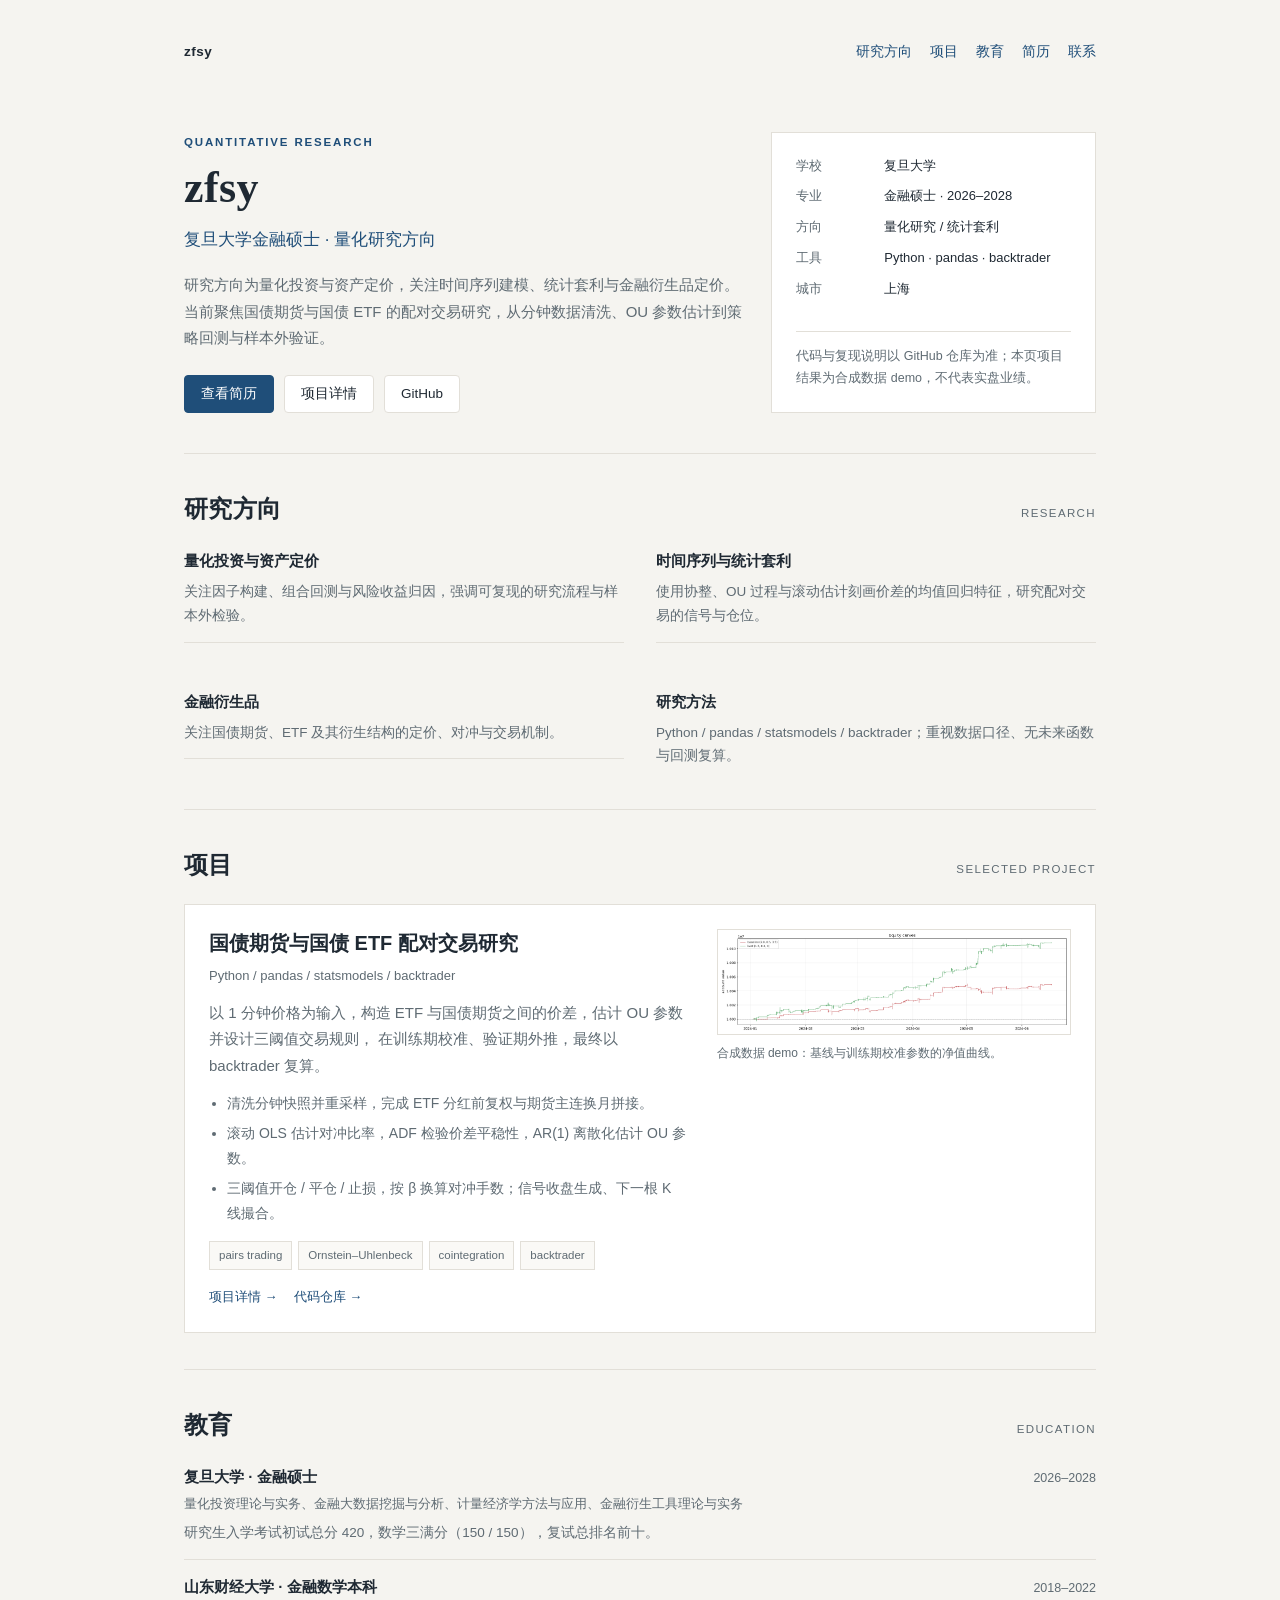
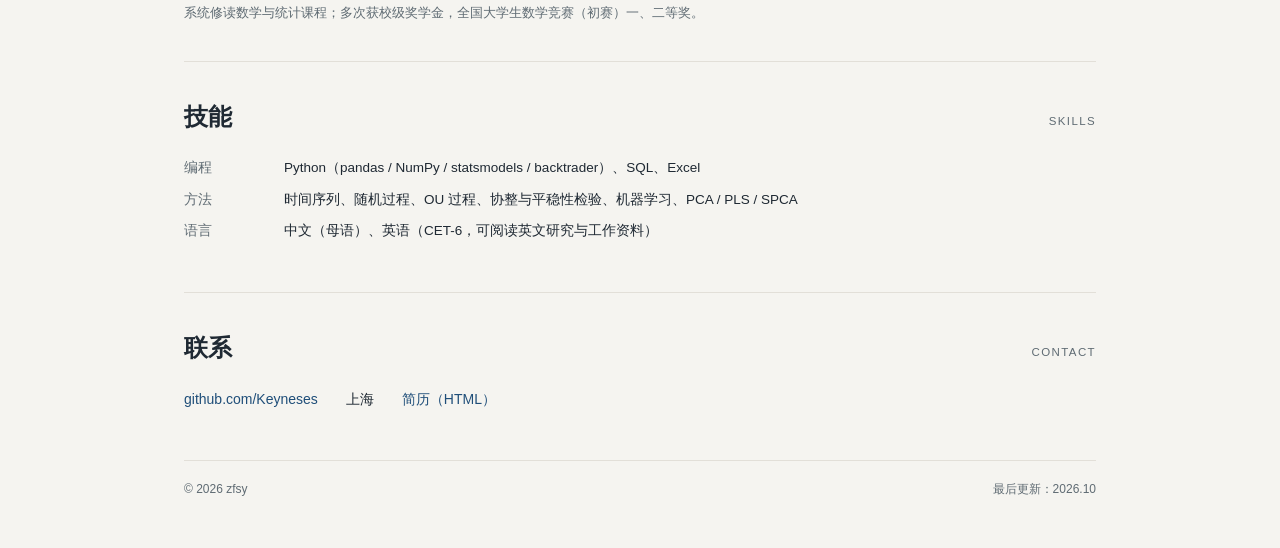
<file: index.html>
<!DOCTYPE html>
<html lang="zh-CN">
<head>
  <meta charset="UTF-8">
  <meta name="viewport" content="width=device-width, initial-scale=1.0">
  <title>zfsy｜量化研究</title>
  <meta name="description" content="zfsy，复旦大学金融硕士，量化研究方向。关注时间序列建模、统计套利与金融衍生品定价。">
  <link rel="stylesheet" href="assets/style.css">
</head>
<body>
  <div class="wrap">

    <nav class="site-nav">
      <span class="brand">zfsy</span>
      <div class="nav-links">
        <a href="#research">研究方向</a>
        <a href="#project">项目</a>
        <a href="#education">教育</a>
        <a href="resume.html">简历</a>
        <a href="#contact">联系</a>
      </div>
    </nav>

    <header class="hero">
      <div>
        <div class="eyebrow">Quantitative Research</div>
        <h1>zfsy</h1>
        <div class="subtitle">复旦大学金融硕士 · 量化研究方向</div>
        <p class="lead">
          研究方向为量化投资与资产定价，关注时间序列建模、统计套利与金融衍生品定价。
          当前聚焦国债期货与国债 ETF 的配对交易研究，从分钟数据清洗、OU 参数估计到策略回测与样本外验证。
        </p>
        <div class="actions">
          <a class="btn primary" href="resume.html">查看简历</a>
          <a class="btn" href="projects/ou-pairs.html">项目详情</a>
          <a class="btn" href="https://github.com/Keyneses" target="_blank" rel="noopener">GitHub</a>
        </div>
      </div>

      <aside class="hero-side">
        <dl>
          <dt>学校</dt>
          <dd>复旦大学</dd>
          <dt>专业</dt>
          <dd>金融硕士 · 2026–2028</dd>
          <dt>方向</dt>
          <dd>量化研究 / 统计套利</dd>
          <dt>工具</dt>
          <dd>Python · pandas · backtrader</dd>
          <dt>城市</dt>
          <dd>上海</dd>
        </dl>
        <div class="note">
          代码与复现说明以 GitHub 仓库为准；本页项目结果为合成数据 demo，不代表实盘业绩。
        </div>
      </aside>
    </header>

    <section class="section" id="research">
      <div class="section-head">
        <h2>研究方向</h2>
        <span class="en">Research</span>
      </div>
      <div class="columns">
        <div class="entry">
          <div class="entry-title">量化投资与资产定价</div>
          <p>关注因子构建、组合回测与风险收益归因，强调可复现的研究流程与样本外检验。</p>
        </div>
        <div class="entry">
          <div class="entry-title">时间序列与统计套利</div>
          <p>使用协整、OU 过程与滚动估计刻画价差的均值回归特征，研究配对交易的信号与仓位。</p>
        </div>
        <div class="entry">
          <div class="entry-title">金融衍生品</div>
          <p>关注国债期货、ETF 及其衍生结构的定价、对冲与交易机制。</p>
        </div>
        <div class="entry">
          <div class="entry-title">研究方法</div>
          <p>Python / pandas / statsmodels / backtrader；重视数据口径、无未来函数与回测复算。</p>
        </div>
      </div>
    </section>

    <section class="section" id="project">
      <div class="section-head">
        <h2>项目</h2>
        <span class="en">Selected Project</span>
      </div>

      <div class="project">
        <div>
          <h3>国债期货与国债 ETF 配对交易研究</h3>
          <div class="project-sub">Python / pandas / statsmodels / backtrader</div>
          <p>
            以 1 分钟价格为输入，构造 ETF 与国债期货之间的价差，估计 OU 参数并设计三阈值交易规则，
            在训练期校准、验证期外推，最终以 backtrader 复算。
          </p>
          <ul>
            <li>清洗分钟快照并重采样，完成 ETF 分红前复权与期货主连换月拼接。</li>
            <li>滚动 OLS 估计对冲比率，ADF 检验价差平稳性，AR(1) 离散化估计 OU 参数。</li>
            <li>三阈值开仓 / 平仓 / 止损，按 β 换算对冲手数；信号收盘生成、下一根 K 线撮合。</li>
          </ul>
          <div class="tags">
            <span class="tag">pairs trading</span>
            <span class="tag">Ornstein–Uhlenbeck</span>
            <span class="tag">cointegration</span>
            <span class="tag">backtrader</span>
          </div>
          <div class="project-links">
            <a href="projects/ou-pairs.html">项目详情 →</a>
            <a href="https://github.com/Keyneses/ou-pairs-trading" target="_blank" rel="noopener">代码仓库 →</a>
          </div>
        </div>
        <figure>
          <img src="assets/ou-equity.png" alt="OU 配对策略净值曲线">
          <figcaption>合成数据 demo：基线与训练期校准参数的净值曲线。</figcaption>
        </figure>
      </div>
    </section>

    <section class="section" id="education">
      <div class="section-head">
        <h2>教育</h2>
        <span class="en">Education</span>
      </div>
      <div class="entry">
        <div class="entry-head">
          <span class="entry-title">复旦大学 · 金融硕士</span>
          <span class="entry-date">2026–2028</span>
        </div>
        <div class="entry-sub">量化投资理论与实务、金融大数据挖掘与分析、计量经济学方法与应用、金融衍生工具理论与实务</div>
        <p>研究生入学考试初试总分 420，数学三满分（150 / 150），复试总排名前十。</p>
      </div>
      <div class="entry">
        <div class="entry-head">
          <span class="entry-title">山东财经大学 · 金融数学本科</span>
          <span class="entry-date">2018–2022</span>
        </div>
        <div class="entry-sub">系统修读数学与统计课程；多次获校级奖学金，全国大学生数学竞赛（初赛）一、二等奖。</div>
      </div>
    </section>

    <section class="section" id="skills">
      <div class="section-head">
        <h2>技能</h2>
        <span class="en">Skills</span>
      </div>
      <dl class="skill-grid">
        <dt>编程</dt>
        <dd>Python（pandas / NumPy / statsmodels / backtrader）、SQL、Excel</dd>
        <dt>方法</dt>
        <dd>时间序列、随机过程、OU 过程、协整与平稳性检验、机器学习、PCA / PLS / SPCA</dd>
        <dt>语言</dt>
        <dd>中文（母语）、英语（CET-6，可阅读英文研究与工作资料）</dd>
      </dl>
    </section>

    <section class="section" id="contact">
      <div class="section-head">
        <h2>联系</h2>
        <span class="en">Contact</span>
      </div>
      <div class="contact-list">
        <a href="https://github.com/Keyneses" target="_blank" rel="noopener">github.com/Keyneses</a>
        <span>上海</span>
        <a href="resume.html">简历（HTML）</a>
      </div>
    </section>

    <footer class="footer">
      <span>© 2026 zfsy</span>
      <span>最后更新：2026.10</span>
    </footer>

  </div>
</body>
</html>
</file>
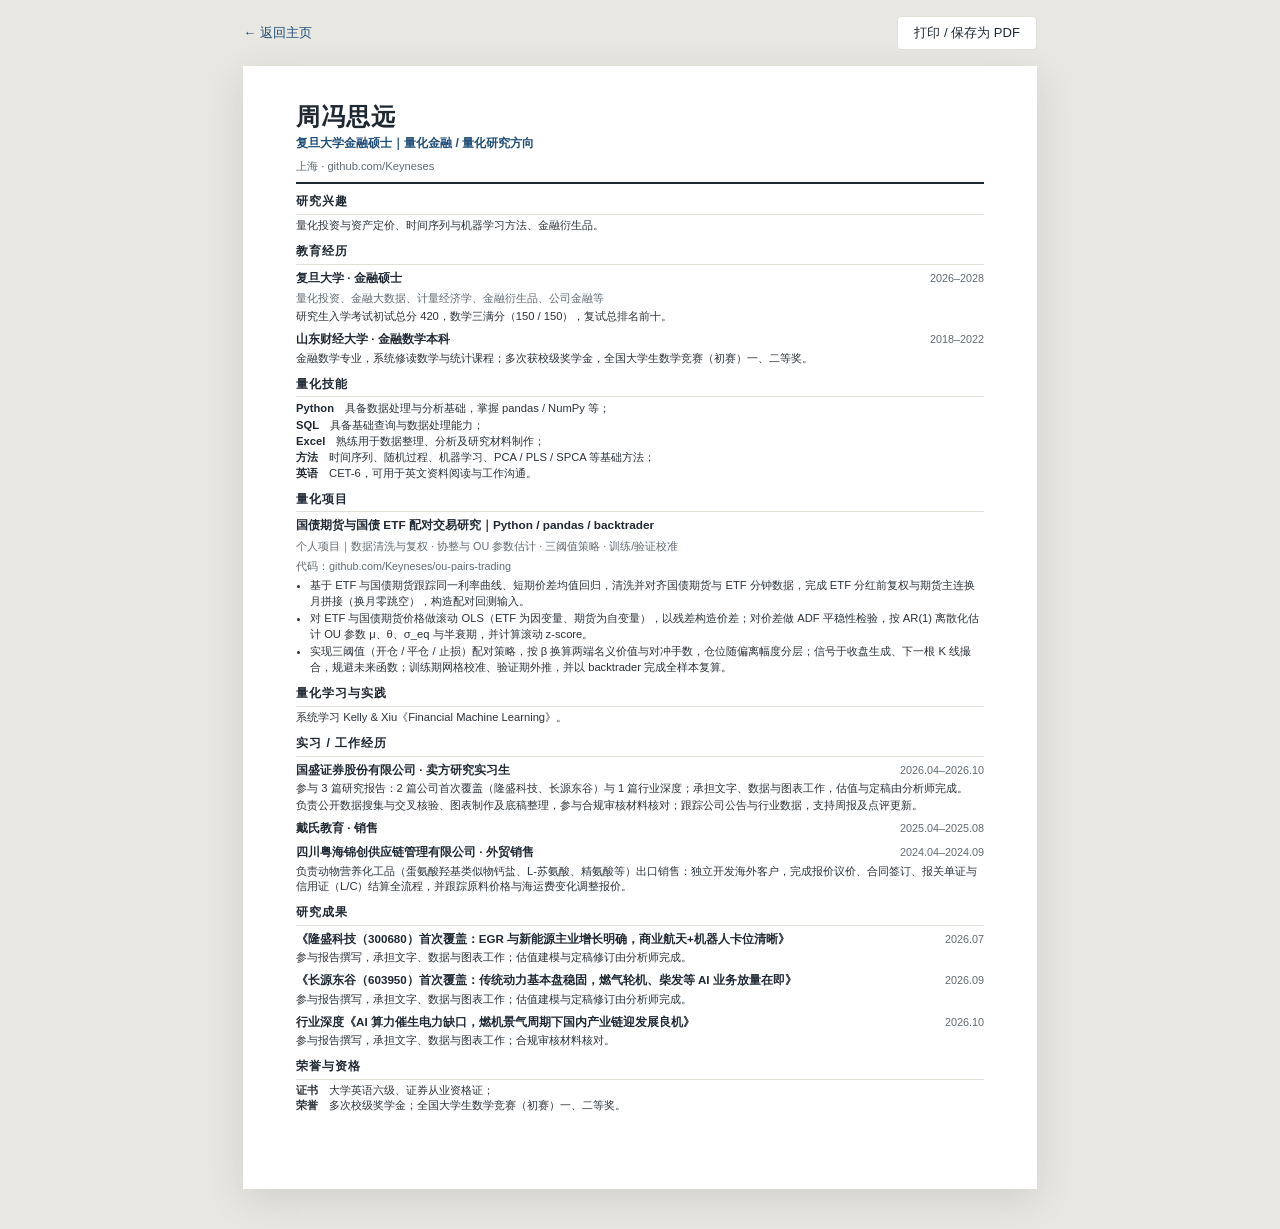
<file: resume.html>
<!DOCTYPE html>
<html lang="zh-CN">
<head>
  <meta charset="UTF-8">
  <meta name="viewport" content="width=device-width, initial-scale=1.0">
  <title>周冯思远｜简历</title>
  <meta name="description" content="周冯思远个人简历：复旦大学金融硕士，量化研究方向。">
  <link rel="stylesheet" href="assets/style.css">
  <link rel="stylesheet" href="assets/resume.css">
</head>
<body class="resume-page">

  <div class="toolbar">
    <a href="index.html">← 返回主页</a>
    <div class="toolbar-actions">
      <button class="btn" type="button" onclick="window.print()">打印 / 保存为 PDF</button>
    </div>
  </div>

  <main class="sheet">

    <header class="resume-header">
      <h1>周冯思远</h1>
      <div class="headline">复旦大学金融硕士｜量化金融 / 量化研究方向</div>
      <div class="contact">
        上海 · <a href="https://github.com/Keyneses" target="_blank" rel="noopener">github.com/Keyneses</a>
      </div>
    </header>

    <section class="resume-section">
      <h2>研究兴趣</h2>
      <p>量化投资与资产定价、时间序列与机器学习方法、金融衍生品。</p>
    </section>

    <section class="resume-section">
      <h2>教育经历</h2>
      <div class="entry">
        <div class="entry-head">
          <span class="entry-title">复旦大学 · 金融硕士</span>
          <span class="entry-date">2026–2028</span>
        </div>
        <div class="entry-sub">量化投资、金融大数据、计量经济学、金融衍生品、公司金融等</div>
        <p>研究生入学考试初试总分 420，数学三满分（150 / 150），复试总排名前十。</p>
      </div>
      <div class="entry">
        <div class="entry-head">
          <span class="entry-title">山东财经大学 · 金融数学本科</span>
          <span class="entry-date">2018–2022</span>
        </div>
        <p>金融数学专业，系统修读数学与统计课程；多次获校级奖学金，全国大学生数学竞赛（初赛）一、二等奖。</p>
      </div>
    </section>

    <section class="resume-section">
      <h2>量化技能</h2>
      <p class="skill-line"><strong>Python</strong>　具备数据处理与分析基础，掌握 pandas / NumPy 等；</p>
      <p class="skill-line"><strong>SQL</strong>　具备基础查询与数据处理能力；</p>
      <p class="skill-line"><strong>Excel</strong>　熟练用于数据整理、分析及研究材料制作；</p>
      <p class="skill-line"><strong>方法</strong>　时间序列、随机过程、机器学习、PCA / PLS / SPCA 等基础方法；</p>
      <p class="skill-line"><strong>英语</strong>　CET-6，可用于英文资料阅读与工作沟通。</p>
    </section>

    <section class="resume-section">
      <h2>量化项目</h2>
      <div class="project-title">国债期货与国债 ETF 配对交易研究｜Python / pandas / backtrader</div>
      <div class="project-meta">个人项目｜数据清洗与复权 · 协整与 OU 参数估计 · 三阈值策略 · 训练/验证校准</div>
      <div class="project-meta">代码：github.com/Keyneses/ou-pairs-trading</div>
      <ul class="bullets">
        <li>基于 ETF 与国债期货跟踪同一利率曲线、短期价差均值回归，清洗并对齐国债期货与 ETF 分钟数据，完成 ETF 分红前复权与期货主连换月拼接（换月零跳空），构造配对回测输入。</li>
        <li>对 ETF 与国债期货价格做滚动 OLS（ETF 为因变量、期货为自变量），以残差构造价差；对价差做 ADF 平稳性检验，按 AR(1) 离散化估计 OU 参数 μ、θ、σ_eq 与半衰期，并计算滚动 z-score。</li>
        <li>实现三阈值（开仓 / 平仓 / 止损）配对策略，按 β 换算两端名义价值与对冲手数，仓位随偏离幅度分层；信号于收盘生成、下一根 K 线撮合，规避未来函数；训练期网格校准、验证期外推，并以 backtrader 完成全样本复算。</li>
      </ul>
    </section>

    <section class="resume-section">
      <h2>量化学习与实践</h2>
      <p>系统学习 Kelly &amp; Xiu《Financial Machine Learning》。</p>
    </section>

    <section class="resume-section">
      <h2>实习 / 工作经历</h2>
      <div class="entry">
        <div class="entry-head">
          <span class="entry-title">国盛证券股份有限公司 · 卖方研究实习生</span>
          <span class="entry-date">2026.04–2026.10</span>
        </div>
        <p>参与 3 篇研究报告：2 篇公司首次覆盖（隆盛科技、长源东谷）与 1 篇行业深度；承担文字、数据与图表工作，估值与定稿由分析师完成。</p>
        <p>负责公开数据搜集与交叉核验、图表制作及底稿整理，参与合规审核材料核对；跟踪公司公告与行业数据，支持周报及点评更新。</p>
      </div>
      <div class="entry">
        <div class="entry-head">
          <span class="entry-title">戴氏教育 · 销售</span>
          <span class="entry-date">2025.04–2025.08</span>
        </div>
      </div>
      <div class="entry">
        <div class="entry-head">
          <span class="entry-title">四川粤海锦创供应链管理有限公司 · 外贸销售</span>
          <span class="entry-date">2024.04–2024.09</span>
        </div>
        <p>负责动物营养化工品（蛋氨酸羟基类似物钙盐、L-苏氨酸、精氨酸等）出口销售：独立开发海外客户，完成报价议价、合同签订、报关单证与信用证（L/C）结算全流程，并跟踪原料价格与海运费变化调整报价。</p>
      </div>
    </section>

    <section class="resume-section">
      <h2>研究成果</h2>
      <div class="entry">
        <div class="entry-head">
          <span class="entry-title">《隆盛科技（300680）首次覆盖：EGR 与新能源主业增长明确，商业航天+机器人卡位清晰》</span>
          <span class="entry-date">2026.07</span>
        </div>
        <p>参与报告撰写，承担文字、数据与图表工作；估值建模与定稿修订由分析师完成。</p>
      </div>
      <div class="entry">
        <div class="entry-head">
          <span class="entry-title">《长源东谷（603950）首次覆盖：传统动力基本盘稳固，燃气轮机、柴发等 AI 业务放量在即》</span>
          <span class="entry-date">2026.09</span>
        </div>
        <p>参与报告撰写，承担文字、数据与图表工作；估值建模与定稿修订由分析师完成。</p>
      </div>
      <div class="entry">
        <div class="entry-head">
          <span class="entry-title">行业深度《AI 算力催生电力缺口，燃机景气周期下国内产业链迎发展良机》</span>
          <span class="entry-date">2026.10</span>
        </div>
        <p>参与报告撰写，承担文字、数据与图表工作；合规审核材料核对。</p>
      </div>
    </section>

    <section class="resume-section">
      <h2>荣誉与资格</h2>
      <p><strong>证书</strong>　大学英语六级、证券从业资格证；</p>
      <p><strong>荣誉</strong>　多次校级奖学金；全国大学生数学竞赛（初赛）一、二等奖。</p>
    </section>

  </main>

</body>
</html>
</file>
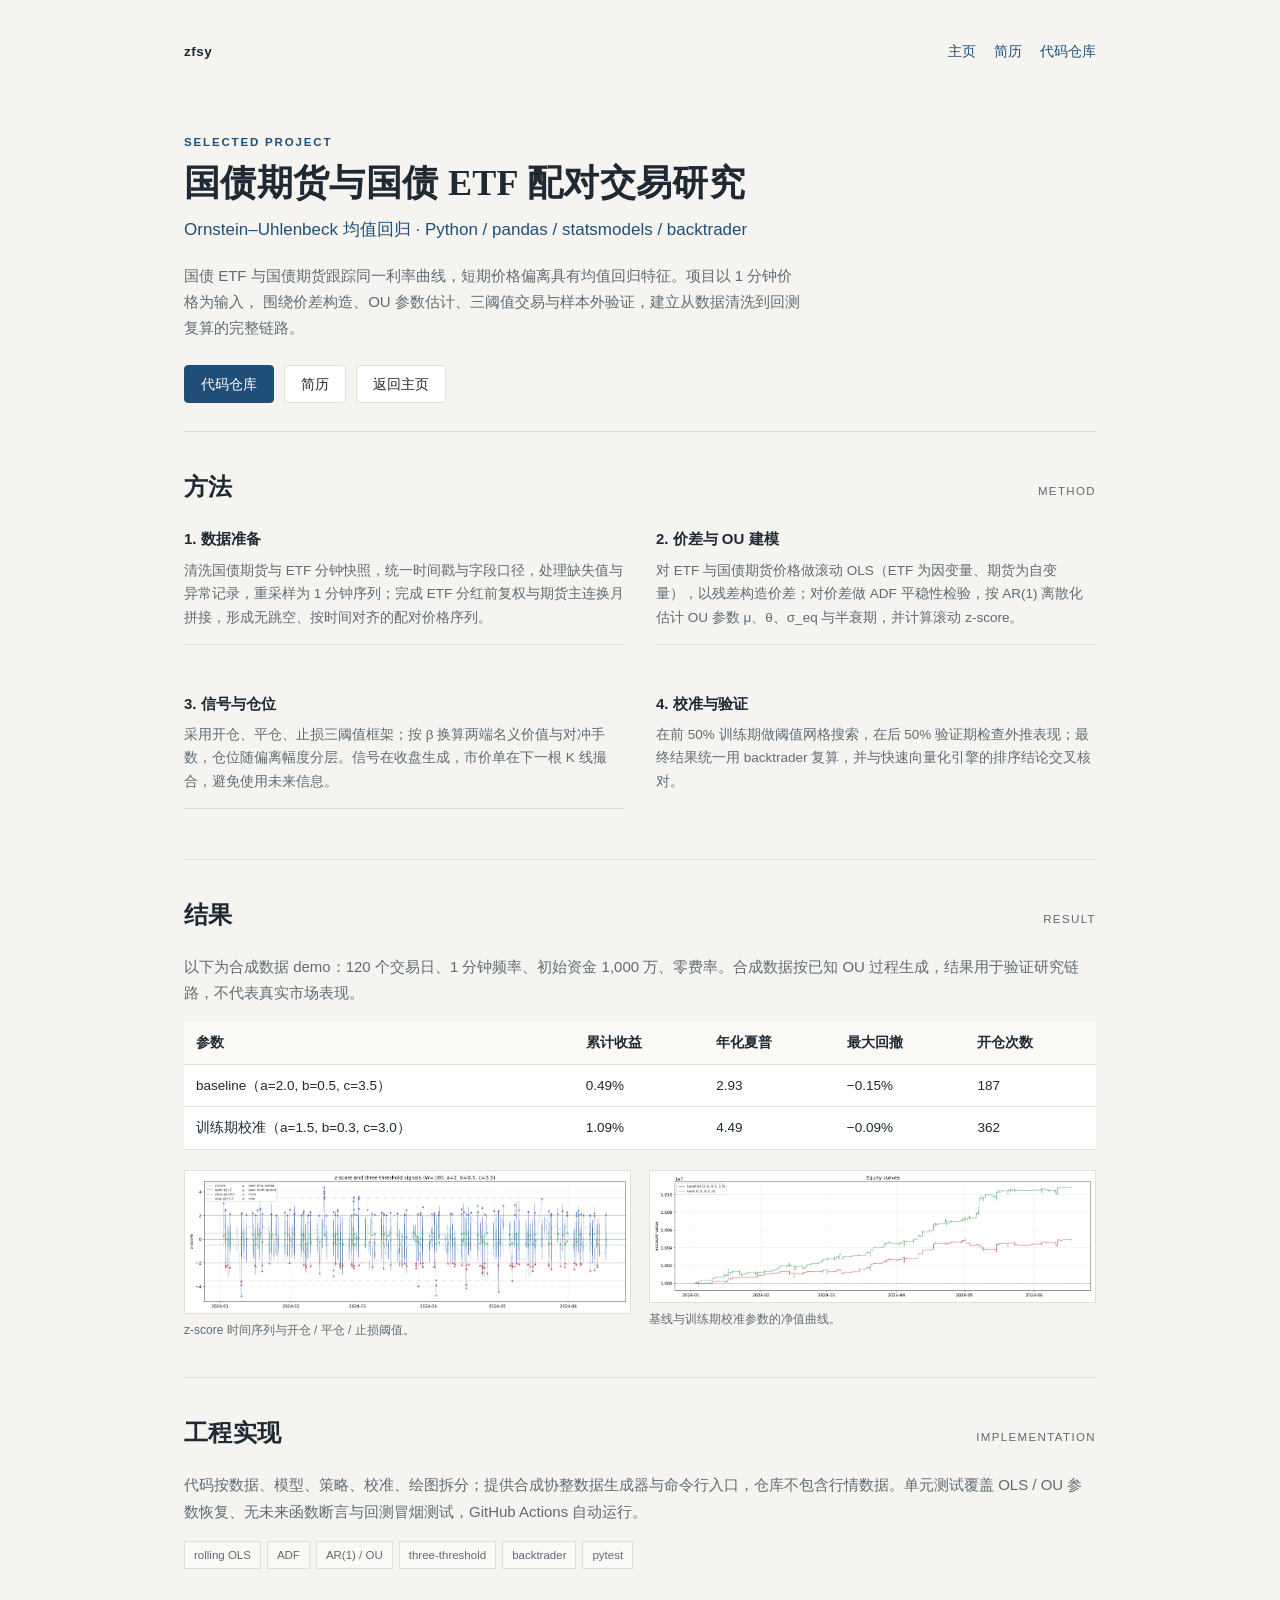
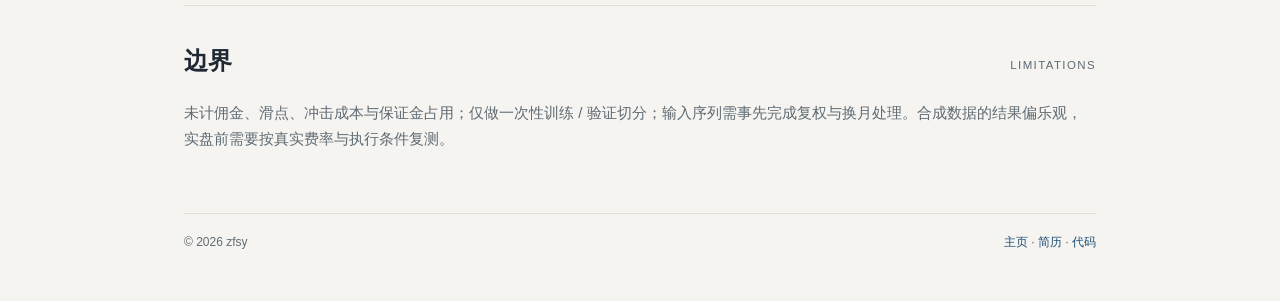
<file: projects/ou-pairs.html>
<!DOCTYPE html>
<html lang="zh-CN">
<head>
  <meta charset="UTF-8">
  <meta name="viewport" content="width=device-width, initial-scale=1.0">
  <title>国债期货与国债 ETF 配对交易研究｜zfsy</title>
  <meta name="description" content="基于 OU 过程的国债期货与国债 ETF 配对交易研究：滚动对冲比率、ADF 检验、三阈值策略与 backtrader 回测。">
  <link rel="stylesheet" href="../assets/style.css">
</head>
<body>
  <div class="wrap">

    <nav class="site-nav">
      <a class="brand" href="../index.html">zfsy</a>
      <div class="nav-links">
        <a href="../index.html">主页</a>
        <a href="../resume.html">简历</a>
        <a href="https://github.com/Keyneses/ou-pairs-trading" target="_blank" rel="noopener">代码仓库</a>
      </div>
    </nav>

    <header class="hero" style="grid-template-columns: 1fr; padding-bottom: 0;">
      <div>
        <div class="eyebrow">Selected Project</div>
        <h1 style="font-size: 36px;">国债期货与国债 ETF 配对交易研究</h1>
        <div class="subtitle">Ornstein–Uhlenbeck 均值回归 · Python / pandas / statsmodels / backtrader</div>
        <p class="lead">
          国债 ETF 与国债期货跟踪同一利率曲线，短期价格偏离具有均值回归特征。项目以 1 分钟价格为输入，
          围绕价差构造、OU 参数估计、三阈值交易与样本外验证，建立从数据清洗到回测复算的完整链路。
        </p>
        <div class="actions">
          <a class="btn primary" href="https://github.com/Keyneses/ou-pairs-trading" target="_blank" rel="noopener">代码仓库</a>
          <a class="btn" href="../resume.html">简历</a>
          <a class="btn" href="../index.html">返回主页</a>
        </div>
      </div>
    </header>

    <section class="section">
      <div class="section-head">
        <h2>方法</h2>
        <span class="en">Method</span>
      </div>
      <div class="columns">
        <div class="entry">
          <div class="entry-title">1. 数据准备</div>
          <p>清洗国债期货与 ETF 分钟快照，统一时间戳与字段口径，处理缺失值与异常记录，重采样为 1 分钟序列；完成 ETF 分红前复权与期货主连换月拼接，形成无跳空、按时间对齐的配对价格序列。</p>
        </div>
        <div class="entry">
          <div class="entry-title">2. 价差与 OU 建模</div>
          <p>对 ETF 与国债期货价格做滚动 OLS（ETF 为因变量、期货为自变量），以残差构造价差；对价差做 ADF 平稳性检验，按 AR(1) 离散化估计 OU 参数 μ、θ、σ_eq 与半衰期，并计算滚动 z-score。</p>
        </div>
        <div class="entry">
          <div class="entry-title">3. 信号与仓位</div>
          <p>采用开仓、平仓、止损三阈值框架；按 β 换算两端名义价值与对冲手数，仓位随偏离幅度分层。信号在收盘生成，市价单在下一根 K 线撮合，避免使用未来信息。</p>
        </div>
        <div class="entry">
          <div class="entry-title">4. 校准与验证</div>
          <p>在前 50% 训练期做阈值网格搜索，在后 50% 验证期检查外推表现；最终结果统一用 backtrader 复算，并与快速向量化引擎的排序结论交叉核对。</p>
        </div>
      </div>
    </section>

    <section class="section">
      <div class="section-head">
        <h2>结果</h2>
        <span class="en">Result</span>
      </div>
      <p>以下为合成数据 demo：120 个交易日、1 分钟频率、初始资金 1,000 万、零费率。合成数据按已知 OU 过程生成，结果用于验证研究链路，不代表真实市场表现。</p>
      <table class="result-table">
        <thead>
          <tr>
            <th>参数</th>
            <th>累计收益</th>
            <th>年化夏普</th>
            <th>最大回撤</th>
            <th>开仓次数</th>
          </tr>
        </thead>
        <tbody>
          <tr>
            <td>baseline（a=2.0, b=0.5, c=3.5）</td>
            <td>0.49%</td>
            <td>2.93</td>
            <td>−0.15%</td>
            <td>187</td>
          </tr>
          <tr>
            <td>训练期校准（a=1.5, b=0.3, c=3.0）</td>
            <td>1.09%</td>
            <td>4.49</td>
            <td>−0.09%</td>
            <td>362</td>
          </tr>
        </tbody>
      </table>
      <div class="figure-grid">
        <figure>
          <img src="../assets/ou-zscore.png" alt="z-score 与三阈值信号">
          <figcaption>z-score 时间序列与开仓 / 平仓 / 止损阈值。</figcaption>
        </figure>
        <figure>
          <img src="../assets/ou-equity.png" alt="策略净值曲线">
          <figcaption>基线与训练期校准参数的净值曲线。</figcaption>
        </figure>
      </div>
    </section>

    <section class="section">
      <div class="section-head">
        <h2>工程实现</h2>
        <span class="en">Implementation</span>
      </div>
      <p>代码按数据、模型、策略、校准、绘图拆分；提供合成协整数据生成器与命令行入口，仓库不包含行情数据。单元测试覆盖 OLS / OU 参数恢复、无未来函数断言与回测冒烟测试，GitHub Actions 自动运行。</p>
      <div class="tags">
        <span class="tag">rolling OLS</span>
        <span class="tag">ADF</span>
        <span class="tag">AR(1) / OU</span>
        <span class="tag">three-threshold</span>
        <span class="tag">backtrader</span>
        <span class="tag">pytest</span>
      </div>
    </section>

    <section class="section">
      <div class="section-head">
        <h2>边界</h2>
        <span class="en">Limitations</span>
      </div>
      <p>未计佣金、滑点、冲击成本与保证金占用；仅做一次性训练 / 验证切分；输入序列需事先完成复权与换月处理。合成数据的结果偏乐观，实盘前需要按真实费率与执行条件复测。</p>
    </section>

    <footer class="footer">
      <span>© 2026 zfsy</span>
      <span><a href="../index.html">主页</a> · <a href="../resume.html">简历</a> · <a href="https://github.com/Keyneses/ou-pairs-trading" target="_blank" rel="noopener">代码</a></span>
    </footer>

  </div>
</body>
</html>
</file>
<file: assets/style.css>
:root {
  --bg: #f5f4f0;
  --surface: #ffffff;
  --ink: #1f2933;
  --muted: #5f6b73;
  --line: #e2dfd8;
  --accent: #1f4e79;
  --accent-soft: #eaf0f6;
  --max: 960px;
}

* {
  box-sizing: border-box;
}

html {
  scroll-behavior: smooth;
}

body {
  margin: 0;
  background: var(--bg);
  color: var(--ink);
  font-family: "PingFang SC", "Microsoft YaHei", "Segoe UI", Arial, sans-serif;
  font-size: 15px;
  line-height: 1.75;
  -webkit-font-smoothing: antialiased;
}

a {
  color: var(--accent);
  text-decoration: none;
}

a:hover {
  text-decoration: underline;
}

.wrap {
  max-width: var(--max);
  margin: 0 auto;
  padding: 36px 24px 48px;
}

/* ---------- top navigation ---------- */
.site-nav {
  display: flex;
  align-items: center;
  justify-content: space-between;
  gap: 16px;
  padding: 4px 0 28px;
  font-size: 13.5px;
  color: var(--muted);
}

.site-nav .brand {
  font-weight: 600;
  color: var(--ink);
  letter-spacing: 0.04em;
}

.site-nav .nav-links {
  display: flex;
  gap: 18px;
  flex-wrap: wrap;
}

/* ---------- hero ---------- */
.hero {
  display: grid;
  grid-template-columns: minmax(0, 1.55fr) minmax(240px, 0.9fr);
  gap: 28px;
  align-items: stretch;
  padding: 40px 0 12px;
}

.eyebrow {
  margin-bottom: 10px;
  font-size: 11.5px;
  font-weight: 600;
  letter-spacing: 0.16em;
  text-transform: uppercase;
  color: var(--accent);
}

.hero h1 {
  margin: 0;
  font-family: "Songti SC", "STSong", "SimSun", serif;
  font-size: 44px;
  line-height: 1.2;
  font-weight: 700;
  letter-spacing: 0.01em;
}

.hero .subtitle {
  margin-top: 10px;
  font-size: 17px;
  color: var(--accent);
  font-weight: 500;
}

.hero .lead {
  margin: 18px 0 0;
  max-width: 620px;
  color: var(--muted);
  font-size: 15px;
}

.actions {
  display: flex;
  flex-wrap: wrap;
  gap: 10px;
  margin-top: 24px;
}

.btn {
  display: inline-flex;
  align-items: center;
  justify-content: center;
  min-height: 38px;
  padding: 0 16px;
  border: 1px solid var(--line);
  border-radius: 4px;
  background: var(--surface);
  color: var(--ink);
  font-size: 13.5px;
  transition: border-color 0.15s, background 0.15s;
}

.btn:hover {
  border-color: var(--accent);
  background: var(--accent-soft);
  text-decoration: none;
}

.btn.primary {
  background: var(--accent);
  border-color: var(--accent);
  color: #fff;
}

.btn.primary:hover {
  background: #173d5e;
}

.hero-side {
  display: flex;
  flex-direction: column;
  justify-content: space-between;
  padding: 22px 24px;
  border: 1px solid var(--line);
  background: var(--surface);
}

.hero-side dl {
  display: grid;
  grid-template-columns: 76px minmax(0, 1fr);
  gap: 8px 12px;
  margin: 0;
  font-size: 13px;
}

.hero-side dt {
  color: var(--muted);
}

.hero-side dd {
  margin: 0;
  color: var(--ink);
}

.hero-side .note {
  margin-top: 18px;
  padding-top: 14px;
  border-top: 1px solid var(--line);
  color: var(--muted);
  font-size: 12.5px;
}

/* ---------- sections ---------- */
.section {
  padding: 34px 0 8px;
  border-top: 1px solid var(--line);
  margin-top: 28px;
}

.section-head {
  display: flex;
  align-items: baseline;
  justify-content: space-between;
  gap: 16px;
  margin-bottom: 18px;
}

.section-head h2 {
  margin: 0;
  font-family: "Songti SC", "STSong", "SimSun", serif;
  font-size: 24px;
  font-weight: 700;
  letter-spacing: 0.02em;
}

.section-head .en {
  color: var(--muted);
  font-size: 11.5px;
  letter-spacing: 0.12em;
  text-transform: uppercase;
}

.section p {
  margin: 0 0 12px;
  color: var(--muted);
}

/* ---------- project ---------- */
.project {
  display: grid;
  grid-template-columns: minmax(0, 1.15fr) minmax(280px, 0.85fr);
  gap: 28px;
  align-items: start;
  padding: 24px;
  background: var(--surface);
  border: 1px solid var(--line);
}

.project h3 {
  margin: 0 0 8px;
  font-size: 20px;
  line-height: 1.4;
}

.project .project-sub {
  color: var(--muted);
  font-size: 13px;
  margin-bottom: 12px;
}

.project ul {
  margin: 12px 0 0;
  padding-left: 18px;
  color: var(--muted);
  font-size: 14px;
}

.project li {
  margin-bottom: 6px;
}

.project figure {
  margin: 0;
}

.project figure img {
  display: block;
  width: 100%;
  height: auto;
  border: 1px solid var(--line);
  background: #fff;
}

.project figcaption {
  margin-top: 8px;
  color: var(--muted);
  font-size: 12px;
}

.tags {
  display: flex;
  flex-wrap: wrap;
  gap: 6px;
  margin-top: 16px;
}

.tag {
  padding: 3px 9px;
  border: 1px solid var(--line);
  background: #faf9f6;
  color: var(--muted);
  font-size: 11.5px;
}

.project-links {
  display: flex;
  gap: 16px;
  margin-top: 16px;
  font-size: 13px;
}

/* ---------- two-column blocks ---------- */
.columns {
  display: grid;
  grid-template-columns: 1fr 1fr;
  gap: 32px;
}

.entry {
  padding: 0 0 14px;
  margin-bottom: 14px;
  border-bottom: 1px solid var(--line);
}

.entry:last-child {
  border-bottom: 0;
  margin-bottom: 0;
  padding-bottom: 0;
}

.entry-head {
  display: flex;
  align-items: baseline;
  justify-content: space-between;
  gap: 12px;
}

.entry-title {
  font-weight: 600;
}

.entry-date {
  color: var(--muted);
  font-size: 12.5px;
  white-space: nowrap;
}

.entry-sub {
  color: var(--muted);
  font-size: 13px;
  margin-top: 2px;
}

.entry p {
  margin: 6px 0 0;
  font-size: 13.5px;
}

.skill-grid {
  display: grid;
  grid-template-columns: 86px minmax(0, 1fr);
  gap: 8px 14px;
  font-size: 13.5px;
}

.skill-grid dt {
  color: var(--muted);
}

.skill-grid dd {
  margin: 0;
}

/* ---------- tables and figures ---------- */
.result-table {
  width: 100%;
  border-collapse: collapse;
  margin: 16px 0 20px;
  background: var(--surface);
  font-size: 13.5px;
}

.result-table th,
.result-table td {
  padding: 9px 12px;
  border-bottom: 1px solid var(--line);
  text-align: left;
}

.result-table th {
  font-weight: 600;
  color: var(--ink);
  background: #faf9f6;
}

.figure-grid {
  display: grid;
  grid-template-columns: 1fr 1fr;
  gap: 18px;
  margin-top: 8px;
}

.figure-grid figure {
  margin: 0;
}

.figure-grid img {
  display: block;
  width: 100%;
  height: auto;
  border: 1px solid var(--line);
  background: #fff;
}

.figure-grid figcaption {
  margin-top: 6px;
  color: var(--muted);
  font-size: 12px;
}

/* ---------- contact ---------- */
.contact-list {
  display: flex;
  flex-wrap: wrap;
  gap: 12px 28px;
  font-size: 14px;
}

.footer {
  margin-top: 40px;
  padding-top: 18px;
  border-top: 1px solid var(--line);
  color: var(--muted);
  font-size: 12px;
  display: flex;
  justify-content: space-between;
  gap: 16px;
  flex-wrap: wrap;
}

@media (max-width: 760px) {
  .hero,
  .project,
  .columns,
  .figure-grid {
    grid-template-columns: 1fr;
  }

  .hero {
    padding-top: 24px;
  }

  .hero h1 {
    font-size: 36px;
  }

  .project {
    padding: 18px;
  }
}
</file>
<file: assets/resume.css>
body.resume-page {
  background: #e9e7e1;
}

.toolbar {
  max-width: 210mm;
  margin: 0 auto;
  padding: 16px 0;
  display: flex;
  align-items: center;
  justify-content: space-between;
  gap: 16px;
  font-size: 13px;
  color: var(--muted);
}

.toolbar .toolbar-actions {
  display: flex;
  gap: 10px;
}

.toolbar .btn {
  min-height: 34px;
  font-size: 13px;
}

.sheet {
  width: 210mm;
  min-height: 297mm;
  margin: 0 auto 40px;
  padding: 10mm 14mm 8mm;
  background: #fff;
  box-shadow: 0 10px 36px rgba(31, 41, 51, 0.12);
}

.resume-header {
  padding-bottom: 6px;
  border-bottom: 2px solid var(--ink);
  margin-bottom: 7px;
}

.resume-header h1 {
  margin: 0;
  font-family: "Songti SC", "STSong", "SimSun", serif;
  font-size: 24px;
  line-height: 1.15;
  letter-spacing: 0.04em;
}

.resume-header .headline {
  margin-top: 2px;
  color: var(--accent);
  font-size: 12.2px;
  font-weight: 600;
}

.resume-header .contact {
  margin-top: 2px;
  color: var(--muted);
  font-size: 11.2px;
}

.resume-header .contact a {
  color: var(--muted);
}

.resume-section {
  margin-top: 7px;
}

.resume-section h2 {
  margin: 0 0 3px;
  padding-bottom: 1.5px;
  border-bottom: 1px solid var(--line);
  font-size: 12.2px;
  font-weight: 700;
  letter-spacing: 0.08em;
  color: var(--ink);
}

.resume-section p {
  margin: 0;
  font-size: 11.2px;
  line-height: 1.42;
  color: #2b333a;
}

.entry {
  padding: 0;
  margin: 0 0 4px;
  border: 0;
}

.entry:last-child {
  margin-bottom: 0;
}

.entry-head {
  display: flex;
  align-items: baseline;
  justify-content: space-between;
  gap: 12px;
}

.entry-title {
  font-size: 11.6px;
  font-weight: 600;
  color: var(--ink);
}

.entry-date {
  color: var(--muted);
  font-size: 10.8px;
  white-space: nowrap;
}

.entry-sub {
  margin-top: 1px;
  color: var(--muted);
  font-size: 11px;
}

.entry p {
  margin-top: 1px;
  font-size: 11.2px;
  line-height: 1.42;
}

.bullets {
  margin: 2px 0 0;
  padding-left: 14px;
  color: #2b333a;
}

.bullets li {
  margin-bottom: 1.5px;
  font-size: 11.2px;
  line-height: 1.42;
}

.resume-section .skill-line {
  font-size: 11.2px;
  line-height: 1.45;
}

.resume-section .skill-line strong {
  font-weight: 600;
  color: var(--ink);
}

.project-title {
  font-size: 11.8px;
  font-weight: 600;
}

.project-meta {
  margin-top: 1px;
  color: var(--muted);
  font-size: 10.8px;
}

.two-col {
  display: grid;
  grid-template-columns: 1fr 1fr;
  gap: 0 28px;
}

.sheet-footer {
  margin-top: 6px;
  padding-top: 3px;
  border-top: 1px solid var(--line);
  color: var(--muted);
  font-size: 10px;
  text-align: right;
}

@media print {
  @page {
    size: A4;
    margin: 0;
  }

  body.resume-page {
    background: #fff;
  }

  .toolbar {
    display: none;
  }

  .sheet {
    width: auto;
    min-height: 0;
    margin: 0;
    padding: 10mm 14mm 8mm;
    box-shadow: none;
  }
}

@media (max-width: 820px) {
  .sheet {
    width: auto;
    min-height: 0;
    padding: 22px 18px;
  }

  .two-col {
    grid-template-columns: 1fr;
    gap: 0;
  }
}
</file>
